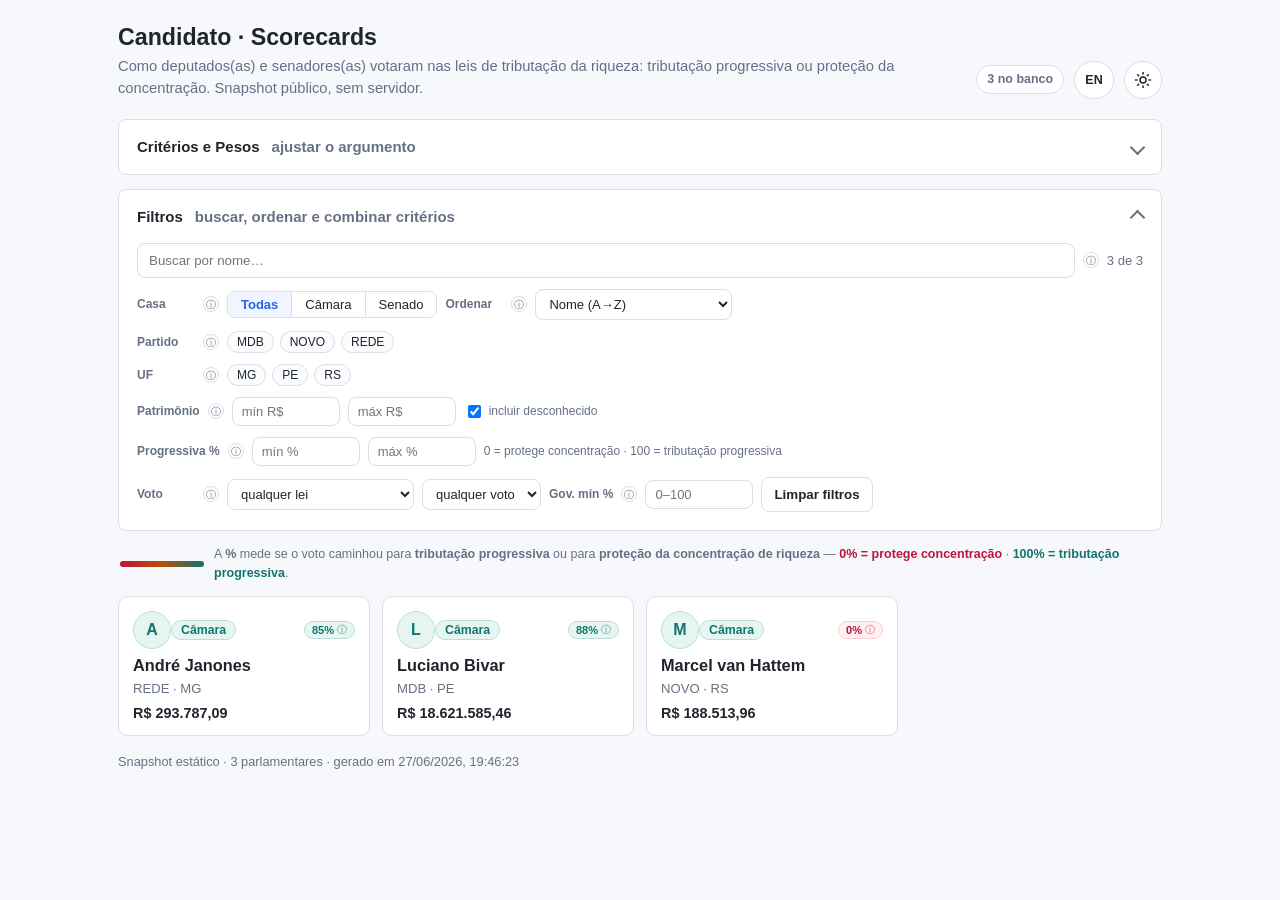
<file: docs/index.html>
<!DOCTYPE html>
<html lang="pt-br">
<head>
<meta charset="utf-8">
<meta name="viewport" content="width=device-width, initial-scale=1">
<title>Candidato — Scorecards</title>
<link rel="stylesheet" href="shared/theme.css?v=bfd9f9cdf7">
<script>
  // Set theme before first paint to avoid a flash of the wrong theme.
  (function(){
    try{
      var saved = localStorage.getItem('theme');
      var dark = saved ? saved === 'dark'
        : window.matchMedia('(prefers-color-scheme: dark)').matches;
      if(dark) document.documentElement.setAttribute('data-theme', 'dark');
    }catch(e){}
  })();
</script>
</head>
<body>
<div class="wrap">
  <header>
    <div>
      <h1 data-i18n="pageTitleStatic">Candidato · Scorecards</h1>
      <div class="sub" data-i18n="pageSubtitleStatic">Como deputados(as) e senadores(as) votaram nas leis de tributação da riqueza: tributação progressiva ou proteção da concentração. Snapshot público, sem servidor.</div>
    </div>
    <div class="header-actions">
      <div id="snapshot-badge" class="badge" data-i18n="snapshotBadge">snapshot</div>
      <button id="lang-toggle" class="lang-toggle" type="button" aria-label="Switch language" title="Switch language"></button>
      <button id="theme-toggle" class="theme-toggle" type="button" aria-label="Alternar tema claro/escuro" title="Alternar tema"></button>
    </div>
  </header>

  <!-- Busca: filter panel + opinion legend + results grid -->
  <section id="pane-busca">
    <div id="rubric-host"></div>
    <details id="filters-panel" class="panel collapse-panel" open>
      <summary><span data-i18n="filtersTitle">Filtros</span><span class="muted" data-i18n="filtersSubtitle">buscar, ordenar e combinar critérios</span></summary>
      <div id="filters-host"></div>
    </details>
    <div id="legend-host"></div>
    <div id="grid-host"></div>
  </section>

  <!-- Detalhe: one full scorecard, read straight from the snapshot (no fetch) -->
  <section id="pane-detalhe" hidden>
    <button id="back" class="linkback" type="button" data-i18n="detailBack">← Voltar à busca</button>
    <div id="card-host"></div>
  </section>

  <section id="state" class="panel" data-i18n="loadingScorecards">Carregando scorecards…</section>
  <footer id="sources"></footer>
</div>

<script src="shared/scorecard.js?v=bfd9f9cdf7"></script>
<script>
// Static GitHub Pages shell. Loads the baked snapshot once, then filters it entirely client-side
// (filterRoster) and renders the full scorecard from the same data on click — no backend.
// Filter logic + controls (filterControlsHtml, rosterEntry, rosterFacets, candidateGridHtml,
// cardBodyHtml) live in the shared scorecard module — this file is only state + wiring.

let scorecards = [];              // full baked scorecards from the snapshot
let entries = [];                 // lightweight, filterable roster entries
const cardByKey = new Map();      // key -> full scorecard (for the detail view)
const weightOverrides = {};       // law slug -> custom weight used only in this browser session
const draftWeightOverrides = {};  // edited weights, applied only when the user clicks the button
const filters = {
  query: '', house: 'all', parties: [], ufs: [],
  wealthMin: null, wealthMax: null, showUnknownWealth: true,
  govMin: null, voteLaw: '', voteValue: '', opinionMin: null, opinionMax: null, sort: 'name',
};

/* ---------------- views ---------------- */
function showBusca(){ el('pane-busca').hidden = false; el('pane-detalhe').hidden = true; }
function showDetalhe(card){
  el('card-host').innerHTML = cardBodyHtml(card, { weightOverrides });
  el('pane-busca').hidden = true; el('pane-detalhe').hidden = false;
  window.scrollTo(0, 0);
}

/* ---------------- grid ---------------- */
function renderGrid(){
  const list = filterRoster(entries, filters);
  el('f-count').textContent = `${list.length} de ${entries.length}`;
  el('grid-host').innerHTML = candidateGridHtml(list);
  for(const tile of el('grid-host').querySelectorAll('.ccard')){
    tile.addEventListener('click', () => {
      const card = cardByKey.get(tile.dataset.key);
      if(card) showDetalhe(card);
    });
  }
}

function rebuildEntries(){
  cardByKey.clear();
  entries = scorecards.map(c => {
    const e = rosterEntry(c, weightOverrides);
    cardByKey.set(e.key, c);
    return e;
  });
}

function renderRubric(){
  el('rubric-host').innerHTML = scoringRubricHtml(scorecards[0]?.topics || [], {
    interactive: true,
    weightOverrides: draftWeightOverrides,
    hasDraftChanges: weightsChanged(),
    collapseKey: 'criteria-weights',
  });
  wireDetailsState(el('rubric-host').querySelector('[data-collapse-key]'), 'criteria-weights', false);
}

function applyWeightChange(control, action){
  const slug = control.dataset.lawWeight;
  const fallback = Number(control.dataset.defaultWeight);
  const current = Object.prototype.hasOwnProperty.call(draftWeightOverrides, slug)
    ? Number(draftWeightOverrides[slug])
    : fallback;
  if(action.reset) delete draftWeightOverrides[slug];
  else if(action.flip) draftWeightOverrides[slug] = Number((-current).toFixed(2));
  else draftWeightOverrides[slug] = Number((current + action.delta).toFixed(2));
  renderRubric();
}

function wireRubricControls(){
  el('rubric-host').addEventListener('click', e => {
    const resetAll = e.target.closest('[data-weight-reset-all]');
    if(resetAll){
      for(const key of Object.keys(draftWeightOverrides)) delete draftWeightOverrides[key];
      renderRubric();
      return;
    }
    const apply = e.target.closest('[data-weight-apply]');
    if(apply){
      for(const key of Object.keys(weightOverrides)) delete weightOverrides[key];
      for(const [key, value] of Object.entries(draftWeightOverrides)) weightOverrides[key] = value;
      rebuildEntries();
      renderGrid();
      renderRubric();
      return;
    }
    const control = e.target.closest('[data-law-weight]');
    if(!control) return;
    const deltaButton = e.target.closest('[data-weight-delta]');
    if(deltaButton) return applyWeightChange(control, { delta: Number(deltaButton.dataset.weightDelta) });
    if(e.target.closest('[data-weight-flip]')) return applyWeightChange(control, { flip: true });
    if(e.target.closest('[data-weight-reset]')) return applyWeightChange(control, { reset: true });
  });
}

function weightsChanged(){
  const keys = new Set([...Object.keys(weightOverrides), ...Object.keys(draftWeightOverrides)]);
  for(const key of keys){
    if(Number(weightOverrides[key]) !== Number(draftWeightOverrides[key])) return true;
  }
  return false;
}

function storageGet(key){
  try{ return localStorage.getItem(key); }catch(e){ return null; }
}

function storageSet(key, value){
  try{ localStorage.setItem(key, value); }catch(e){}
}

function wireDetailsState(details, key, defaultOpen){
  if(!details) return;
  const stored = storageGet(`collapse:${key}`);
  details.open = stored === null ? defaultOpen : stored === 'open';
  details.addEventListener('toggle', () => {
    storageSet(`collapse:${key}`, details.open ? 'open' : 'closed');
  }, { once: false });
}

/* ---------------- filter wiring ---------------- */
const numOrNull = v => v.trim() === '' ? null : Number(v);
function toggleInSet(arr, val){
  const i = arr.indexOf(val);
  if(i === -1) arr.push(val); else arr.splice(i, 1);
}

function wireFilters(){
  el('f-query').addEventListener('input', e => { filters.query = normName(e.target.value); renderGrid(); });
  el('f-sort').addEventListener('change', e => { filters.sort = e.target.value; renderGrid(); });
  el('f-house').addEventListener('click', e => {
    const b = e.target.closest('button[data-house]'); if(!b) return;
    filters.house = b.dataset.house;
    for(const x of el('f-house').children) x.classList.toggle('on', x === b);
    renderGrid();
  });
  const wireChips = (hostId, key) => el(hostId).addEventListener('click', e => {
    const c = e.target.closest('.fchip'); if(!c) return;
    toggleInSet(filters[key], c.dataset[key === 'parties' ? 'party' : 'uf']);
    c.classList.toggle('on');
    renderGrid();
  });
  wireChips('f-parties', 'parties');
  wireChips('f-ufs', 'ufs');
  el('f-wmin').addEventListener('input', e => { filters.wealthMin = numOrNull(e.target.value); renderGrid(); });
  el('f-wmax').addEventListener('input', e => { filters.wealthMax = numOrNull(e.target.value); renderGrid(); });
  el('f-unknown').addEventListener('change', e => { filters.showUnknownWealth = e.target.checked; renderGrid(); });
  el('f-gov').addEventListener('input', e => { filters.govMin = numOrNull(e.target.value); renderGrid(); });
  el('f-law').addEventListener('change', e => { filters.voteLaw = e.target.value; renderGrid(); });
  el('f-vote').addEventListener('change', e => { filters.voteValue = e.target.value; renderGrid(); });
  el('f-opmin').addEventListener('input', e => { filters.opinionMin = numOrNull(e.target.value); renderGrid(); });
  el('f-opmax').addEventListener('input', e => { filters.opinionMax = numOrNull(e.target.value); renderGrid(); });
  el('f-clear').addEventListener('click', () => {
    Object.assign(filters, { query:'', house:'all', parties:[], ufs:[], wealthMin:null, wealthMax:null,
      showUnknownWealth:true, govMin:null, voteLaw:'', voteValue:'', opinionMin:null, opinionMax:null, sort:'name' });
    // reset controls
    el('f-query').value=''; el('f-sort').value='name'; el('f-wmin').value=''; el('f-wmax').value='';
    el('f-gov').value=''; el('f-law').value=''; el('f-vote').value=''; el('f-unknown').checked=true;
    el('f-opmin').value=''; el('f-opmax').value='';
    for(const x of el('f-house').children) x.classList.toggle('on', x.dataset.house==='all');
    for(const c of document.querySelectorAll('.fchip.on')) c.classList.remove('on');
    renderGrid();
  });
}

/* ---------------- load ---------------- */
async function run(){
  try{
    // Cache-bust the snapshot too: GitHub Pages caches it, so a returning visitor can otherwise
    // get a stale roster (e.g. an old 3-candidate snapshot). Bump ?v= whenever the data is re-baked.
    const res = await fetch('./data/scorecards.json?v=bfd9f9cdf7');
    if(!res.ok) throw new Error(`HTTP ${res.status}`);
    const payload = await res.json();
    scorecards = payload.scorecards || [];
    if(!scorecards.length){
      el('state').innerHTML = `<span class="muted">${tr('loadingEmpty')}</span>`;
      return;
    }
    rebuildEntries();
    el('filters-host').innerHTML = filterControlsHtml(rosterFacets(entries));
    el('legend-host').innerHTML = opinionLegendHtml();
    renderRubric();
    wireRubricControls();
    wireFilters();
    renderGrid();
    el('back').addEventListener('click', showBusca);
    el('state').style.display = 'none';
    const when = payload.generated_at ? new Date(payload.generated_at).toLocaleString('pt-BR') : '—';
    el('snapshot-badge').textContent = `${scorecards.length} no banco`;
    el('sources').textContent = tr('snapshotFooter', scorecards.length, when);
  }catch(err){
    el('state').innerHTML = `<span class="error">${tr('loadError', err)}</span>`;
  }
}

initThemeToggle();
initLanguageToggle();
wireDetailsState(el('filters-panel'), 'filters', true);
run();
</script>
</body>
</html>
</file>
<file: docs/shared/theme.css>
/* Shared theme for the Candidato scorecard pages (live app + GitHub Pages snapshot).
   SOURCE OF TRUTH: candidatos/shared/. docs/shared/ is a generated copy — do not edit it. */
:root{
  color-scheme:light;
  --bg:#f7f8fb;--surface:#ffffff;--ink:#20242c;--muted:#667085;--line:#d9dee7;
  --teal:#0f766e;--rose:#be123c;--amber:#b45309;--blue:#2563eb;--violet:#7c3aed;
  /* derived surfaces (tokenized so dark mode can override) */
  --input-bg:#ffffff;--soft:#fbfcfe;--accent-soft:#f0f5ff;--track:#edf0f5;
  --avatar-bg:#e7f5f1;--avatar-line:#b9dfd7;
  --sim-bg:#e7f5f1;--sim-line:#b9dfd7;
  --nao-bg:#fff1f2;--nao-line:#fecdd3;
  --aus-bg:#eef1f5;--aus-ink:#5b6472;--aus-line:#d8dee8;
  --mix-bg:#fff7ed;--mix-line:#fed7aa;
  --keyword-ink:#384152;--note-ink:#344054;--code-bg:#edf0f5;
  --shadow:rgba(20,30,50,.12);
}
:root[data-theme="dark"]{
  color-scheme:dark;
  --bg:#0e1116;--surface:#171b22;--ink:#e6e8ec;--muted:#9aa4b2;--line:#2a313c;
  --teal:#2dd4bf;--rose:#fb7185;--amber:#fbbf24;--blue:#60a5fa;--violet:#a78bfa;
  --input-bg:#1e242d;--soft:#1b212a;--accent-soft:#1d2838;--track:#262d38;
  --avatar-bg:#123a35;--avatar-line:#1f5a52;
  --sim-bg:#123a35;--sim-line:#1f5a52;
  --nao-bg:#3a1620;--nao-line:#7f2937;
  --aus-bg:#232a35;--aus-ink:#aab4c2;--aus-line:#39424f;
  --mix-bg:#3a2a14;--mix-line:#7a5320;
  --keyword-ink:#c2cad6;--note-ink:#c8d2e0;--code-bg:#262d38;
  --shadow:rgba(0,0,0,.45);
}
*{box-sizing:border-box}
body{margin:0;background:var(--bg);color:var(--ink);
  font:15px/1.5 -apple-system,BlinkMacSystemFont,"Segoe UI",Helvetica,Arial,sans-serif;}
.wrap{max-width:1080px;margin:0 auto;padding:24px 18px 72px;}
header{display:flex;align-items:flex-end;justify-content:space-between;gap:16px;margin-bottom:20px}
h1{font-size:1.45rem;line-height:1.15;margin:0}
h2{font-size:.82rem;letter-spacing:.02em;text-transform:uppercase;color:var(--muted);margin:0 0 12px}
h3{font-size:1.05rem;margin:0 0 2px}
.sub{color:var(--muted);font-size:.92rem;margin-top:4px}
.badge{display:inline-flex;align-items:center;border:1px solid var(--line);border-radius:999px;
  padding:4px 10px;background:var(--surface);color:var(--muted);font-size:.78rem;font-weight:650;white-space:nowrap}
.panel{background:var(--surface);border:1px solid var(--line);border-radius:8px;padding:18px;margin:14px 0}
.collapse-panel>summary{display:flex;align-items:center;justify-content:space-between;gap:12px;
  cursor:pointer;list-style:none;font-weight:760;color:var(--ink);margin:-2px 0}
.collapse-panel>summary::-webkit-details-marker{display:none}
.collapse-panel>summary::after{content:"";width:9px;height:9px;border-right:2px solid var(--muted);
  border-bottom:2px solid var(--muted);transform:rotate(45deg);transition:transform .15s ease;margin-left:auto}
.collapse-panel[open]>summary{margin-bottom:14px}
.collapse-panel[open]>summary::after{transform:rotate(225deg)}
.collapse-panel>summary:hover span:first-child{color:var(--blue)}
.search-form{display:flex;gap:10px;align-items:center;flex-wrap:wrap}
.search-input{min-width:260px;flex:1;border:1px solid var(--line);border-radius:8px;padding:9px 11px;color:var(--ink);background:var(--input-bg)}
.primary{border:0;border-radius:8px;background:var(--blue);color:#fff;padding:9px 15px;font-weight:700;cursor:pointer}
.primary:disabled{opacity:.55;cursor:default}
.secondary{border:1px solid var(--line);border-radius:8px;background:var(--surface);color:var(--ink);
  padding:9px 12px;font-weight:650;cursor:pointer;white-space:nowrap}
.secondary:disabled{opacity:.55;cursor:default}
.results{display:flex;gap:8px;flex-wrap:wrap;margin-top:12px}
.candidate{border:1px solid var(--line);border-radius:8px;background:var(--soft);color:var(--ink);padding:8px 10px;cursor:pointer;text-align:left}
.candidate b{display:block}
.candidate span{color:var(--muted);font-size:.8rem}
.search-field{position:relative;flex:1;min-width:260px;display:flex}
.search-field .search-input{width:100%;min-width:0}
.suggest{position:absolute;top:calc(100% + 4px);left:0;right:0;z-index:30;background:var(--surface);
  border:1px solid var(--line);border-radius:8px;box-shadow:0 8px 28px var(--shadow);overflow:hidden}
.suggest[hidden]{display:none}
.suggest-item{display:flex;justify-content:space-between;gap:10px;align-items:center;width:100%;
  border:0;border-bottom:1px solid var(--line);background:var(--surface);color:var(--ink);text-align:left;padding:9px 11px;cursor:pointer}
.suggest-item:last-child{border-bottom:0}
.suggest-item:hover,.suggest-item.active{background:var(--accent-soft)}
.suggest-item b{font-weight:650}
.suggest-item span{color:var(--teal);font-size:.74rem;font-weight:650;white-space:nowrap}
.nav{position:sticky;top:0;z-index:5;background:var(--bg);padding:10px 0;border-bottom:1px solid var(--line);
  display:flex;gap:8px;flex-wrap:wrap;align-items:center;margin-bottom:8px}
.nav .navlabel{color:var(--muted);font-size:.78rem;text-transform:uppercase;letter-spacing:.02em;margin-right:4px}
.nav a{text-decoration:none;border:1px solid var(--line);border-radius:999px;padding:5px 12px;background:var(--surface);
  color:var(--ink);font-size:.85rem;font-weight:650}
.nav a:hover{border-color:var(--blue);color:var(--blue)}
.nav a.active{border-color:var(--blue);color:var(--blue);background:var(--accent-soft)}
.card-block{scroll-margin-top:64px;padding-top:6px;display:none}
.card-block.active{display:block}
.identity{display:flex;gap:16px;align-items:center}
.avatar{width:58px;height:58px;border-radius:50%;display:grid;place-items:center;flex:0 0 auto;
  background:var(--avatar-bg);color:var(--teal);font-weight:800;font-size:1.35rem;border:1px solid var(--avatar-line)}
.name{font-size:1.28rem;font-weight:760}
.muted{color:var(--muted)}
.metrics{display:grid;grid-template-columns:repeat(4,minmax(0,1fr));gap:12px;margin:14px 0}
.metric{background:var(--surface);border:1px solid var(--line);border-radius:8px;padding:14px;min-height:92px}
.metric .n{font-size:1.65rem;font-weight:780;line-height:1.05}
.metric .l{color:var(--muted);font-size:.78rem;text-transform:uppercase;margin-top:6px}
.wealth-grid{display:grid;grid-template-columns:minmax(220px,300px) 1fr;gap:18px;align-items:start}
.big{font-size:2rem;font-weight:800}
.row{display:grid;grid-template-columns:1fr auto;gap:14px;padding:9px 0;border-bottom:1px solid var(--line)}
.row:last-child{border-bottom:0}
.bar{height:8px;background:var(--track);border-radius:999px;overflow:hidden;margin-top:5px}
.bar i{display:block;height:100%;border-radius:999px}
table{width:100%;border-collapse:collapse}
th,td{text-align:left;padding:10px 8px;border-bottom:1px solid var(--line);vertical-align:top}
th{color:var(--muted);font-size:.75rem;text-transform:uppercase}
/* ---- Rubric panel: "Critérios e Pesos" (roles + direction explained once, slim rows) ---- */
.rubric2{display:flex;flex-direction:column;gap:0}
.rub-intro{color:var(--note-ink);font-size:.9rem;line-height:1.55;margin:2px 0 0;max-width:74ch}
.rub-legend{display:flex;flex-wrap:wrap;gap:6px 16px;align-items:center;margin:11px 0 4px;
  padding:9px 12px;border:1px solid var(--line);border-radius:8px;background:var(--soft);font-size:12px;color:var(--muted)}
.rub-legend .lg{display:inline-flex;align-items:center;gap:6px}
.rub-legend .dot{width:9px;height:9px;border-radius:3px;flex:0 0 auto}
.rub-legend .sep{width:1px;height:13px;background:var(--line)}
.rub-legend .rule{color:var(--note-ink)}
.dot.central{background:var(--teal)}
.dot.apoio{background:var(--amber)}

/* one law = one compact row: explanation (flex) + weight module (fixed) */
.rlaw{display:grid;grid-template-columns:1fr 192px;gap:20px;align-items:center;
  padding:11px 0;border-top:1px solid var(--line)}
.rlaw:first-of-type{border-top:0}
.rlaw-head{display:flex;align-items:baseline;gap:9px;flex-wrap:wrap}
.rdot{width:9px;height:9px;border-radius:3px;flex:0 0 auto;align-self:center;transform:translateY(1px)}
.rdot.central{background:var(--teal)}
.rdot.apoio{background:var(--amber)}
.rlaw-name{font-weight:760;font-size:.96rem;letter-spacing:-.01em}
.rlaw-sub{color:var(--muted);font-size:.83rem}
.rlaw-dir{margin-left:auto;font-size:.74rem;font-weight:650;color:var(--muted);
  display:inline-flex;align-items:center;gap:5px;white-space:nowrap}
.rlaw-dir .arrow{color:var(--teal);font-weight:800}
.rlaw-body{color:var(--note-ink);font-size:.87rem;line-height:1.45;margin:3px 0 0}
.rlaw-body a,.rub-note a{color:var(--blue);font-weight:650;text-decoration:none;margin-left:2px}
.rlaw-body a:hover,.rub-note a:hover{text-decoration:underline}
.rlaw-src::before{content:"·";margin:0 6px;color:var(--muted)}

/* weight module: stepper (with icon actions) + role-colored bar & qualifier */
.wmod{align-self:center;display:flex;flex-direction:column;gap:6px}
.wmod-static{align-items:flex-end}
.wmod-staticval{font-size:1.15rem;font-weight:800;font-variant-numeric:tabular-nums;line-height:1}
.wrow{display:flex;align-items:stretch;gap:6px}
.stepper{flex:1;display:flex;align-items:stretch;border:1px solid var(--line);border-radius:8px;
  overflow:hidden;background:var(--surface)}
.stepper button{flex:1;border:0;background:var(--surface);color:var(--ink);cursor:pointer;
  font-size:1rem;font-weight:700;line-height:1;padding:6px 0;transition:background .12s,color .12s}
.stepper button:hover{background:var(--accent-soft);color:var(--blue)}
.stepper button:active{background:var(--track)}
.stepper .mid{flex:1.5;display:grid;place-items:center;border-left:1px solid var(--line);border-right:1px solid var(--line);
  font-variant-numeric:tabular-nums;font-weight:800;font-size:.98rem;cursor:default}
.wicon{flex:0 0 auto;width:30px;border:1px solid var(--line);border-radius:8px;background:var(--surface);
  color:var(--muted);cursor:pointer;display:grid;place-items:center;transition:color .12s,border-color .12s}
.wicon:hover{color:var(--blue);border-color:var(--blue)}
.wicon svg{width:14px;height:14px}
.wmod-scale{display:flex;align-items:center;gap:8px;padding:0 1px;width:100%}
.wmod-static .wmod-scale{max-width:120px}
.wmod-bar{flex:1;height:5px;background:var(--track);border-radius:999px;overflow:hidden}
.wmod-bar i{display:block;height:100%;border-radius:999px;transition:width .25s ease}
.wmod-bar i.central{background:var(--teal)}
.wmod-bar i.apoio{background:var(--amber)}
.wmod-bar i.nao{background:var(--rose)}
.wmod-q{font-size:.67rem;color:var(--muted);font-weight:600;white-space:nowrap}
.wmod-q.adj{color:var(--amber)}

/* documented exclusion of context-only laws */
.rub-note{margin:12px 0 0;padding:11px 13px;border-left:3px solid var(--muted);border-radius:6px;
  background:var(--soft);font-size:.82rem;color:var(--note-ink);line-height:1.55}
.rub-note b{font-weight:700}

/* action bar */
.rub-foot{display:flex;align-items:center;gap:12px;flex-wrap:wrap;margin-top:14px;padding-top:13px;border-top:1px solid var(--line)}
.rub-foot .status{font-size:.82rem;color:var(--muted);margin-right:auto}
.rub-foot .status.dirty{color:var(--amber);font-weight:600}
.rub-foot .status .pulse{display:inline-block;width:7px;height:7px;border-radius:50%;background:var(--amber);margin-right:7px;vertical-align:middle}
.chip{display:inline-flex;align-items:center;border-radius:999px;padding:2px 9px;font-size:.77rem;font-weight:700;
  border:1px solid transparent;white-space:nowrap}
.c-sim{background:var(--sim-bg);color:var(--teal);border-color:var(--sim-line)}
.c-nao{background:var(--nao-bg);color:var(--rose);border-color:var(--nao-line)}
.c-aus{background:var(--aus-bg);color:var(--aus-ink);border-color:var(--aus-line)}
.c-mix{background:var(--mix-bg);color:var(--amber);border-color:var(--mix-line)}
.c-na{background:var(--soft);color:var(--muted);border-color:var(--line);border-style:dashed}
.keywords{display:flex;gap:6px;flex-wrap:wrap;margin-top:7px}
.keyword{border:1px solid var(--line);border-radius:999px;padding:2px 8px;font-size:.76rem;color:var(--keyword-ink);background:var(--soft)}
.note{border-left:3px solid var(--blue);background:var(--accent-soft);padding:10px 12px;border-radius:6px;color:var(--note-ink)}
.warn{border-left-color:var(--amber);background:var(--mix-bg)}
code{background:var(--code-bg);padding:1px 5px;border-radius:5px}
.error{color:var(--rose)}
footer{color:var(--muted);font-size:.8rem;margin-top:16px}
/* Tabs (live app): underline-style pills built from the same tokens. */
.tabs{display:flex;gap:18px;border-bottom:1px solid var(--line);margin:0 0 18px}
.tabbtn{border:0;background:none;color:var(--muted);cursor:pointer;
  padding:10px 2px;margin-bottom:-1px;font-size:.96rem;font-weight:650;
  border-bottom:2px solid transparent;transition:color .15s,border-color .15s}
.tabbtn:hover{color:var(--ink)}
.tabbtn.active{color:var(--blue);border-bottom-color:var(--blue)}
.tabbtn[hidden]{display:none}
.tabbtn .count{color:var(--muted);font-weight:600;font-size:.82em}
.tabpane[hidden]{display:none}
.tabpane{animation:fade .22s ease}
@keyframes fade{from{opacity:0}to{opacity:1}}

/* Cached-candidate grid (Busca tab). */
.cgrid{display:grid;grid-template-columns:repeat(auto-fill,minmax(216px,1fr));gap:12px;margin-top:14px}
.ccard{display:flex;flex-direction:column;gap:5px;align-items:flex-start;text-align:left;
  border:1px solid var(--line);border-radius:10px;background:var(--surface);color:var(--ink);
  padding:14px;cursor:pointer;animation:rise .3s ease backwards;
  transition:border-color .15s,box-shadow .15s,transform .15s}
.ccard:hover{border-color:var(--blue);box-shadow:0 8px 22px var(--shadow);transform:translateY(-2px)}
.ccard:focus-visible{outline:2px solid var(--blue);outline-offset:2px}
.ccard-top{display:flex;width:100%;justify-content:space-between;align-items:center;margin-bottom:2px}
.avatar-sm{width:38px;height:38px;font-size:1rem}
.ccard-name{font-weight:760;font-size:1.02rem;line-height:1.18}
.ccard-meta{font-size:.82rem}
.ccard-wealth{margin-top:auto;padding-top:4px;font-weight:700;font-size:.9rem}
.ccard-wealth.unknown{color:var(--muted);font-weight:600}
@keyframes rise{from{opacity:0;transform:translateY(8px)}to{opacity:1;transform:none}}

.toolbar{display:flex;gap:8px;align-items:center;margin-bottom:14px}
.toolbar .secondary{font-size:.86rem;padding:7px 11px}
.linkback{border:0;background:none;color:var(--blue);font-weight:650;cursor:pointer;padding:0;margin:0 0 12px;font-size:.9rem}
.linkback:hover{text-decoration:underline}

.header-actions{display:flex;align-items:center;gap:10px}
.theme-toggle{display:grid;place-items:center;width:38px;height:38px;flex:0 0 auto;
  border:1px solid var(--line);border-radius:999px;background:var(--surface);color:var(--ink);
  cursor:pointer;padding:0;transition:background .15s,border-color .15s,color .15s}
.theme-toggle:hover{background:var(--accent-soft);border-color:var(--muted)}
.theme-toggle svg{width:18px;height:18px;display:block}
.theme-toggle .icon-moon{display:none}
:root[data-theme="dark"] .theme-toggle .icon-sun{display:none}
:root[data-theme="dark"] .theme-toggle .icon-moon{display:block}
.lang-toggle{display:grid;place-items:center;min-width:38px;height:38px;flex:0 0 auto;
  border:1px solid var(--line);border-radius:999px;background:var(--surface);color:var(--ink);
  cursor:pointer;padding:0 10px;font-weight:800;font-size:.78rem;letter-spacing:.02em;
  transition:background .15s,border-color .15s,color .15s}
.lang-toggle:hover{background:var(--accent-soft);border-color:var(--muted)}
/* ---- Filter panel (GitHub Pages roster) ---- */
.filters{display:flex;flex-direction:column;gap:11px}
.frow{display:flex;flex-wrap:wrap;gap:8px;align-items:center}
.flabel{font-size:12px;color:var(--muted);font-weight:600;min-width:58px}
.fchips{display:flex;flex-wrap:wrap;gap:6px;flex:1}
.fchip{font-size:12px;padding:3px 9px;border-radius:999px;border:1px solid var(--line);
  background:var(--soft);color:var(--ink);cursor:pointer;user-select:none;transition:all .12s}
.fchip:hover{border-color:var(--blue)}
.fchip.on{background:var(--accent-soft);border-color:var(--blue);color:var(--blue);font-weight:600}
.fseg{display:inline-flex;border:1px solid var(--line);border-radius:8px;overflow:hidden}
.fseg button{padding:5px 13px;border:0;border-left:1px solid var(--line);background:var(--surface);
  color:var(--ink);cursor:pointer;font-size:13px}
.fseg button:first-child{border-left:0}
.fseg button.on{background:var(--accent-soft);color:var(--blue);font-weight:600}
.fnum{width:108px;padding:6px 9px;border:1px solid var(--line);border-radius:8px;
  background:var(--input-bg);color:var(--ink);font-size:13px}
.fsel{padding:6px 9px;border:1px solid var(--line);border-radius:8px;background:var(--input-bg);
  color:var(--ink);font-size:13px;max-width:240px}
.fcheck{font-size:12px;color:var(--muted);display:inline-flex;align-items:center;gap:5px;cursor:pointer}
.fcount{margin-left:auto;font-size:13px;color:var(--muted);font-variant-numeric:tabular-nums}
/* per-filter info ⓘ with hover/focus tooltip */
.finfo{flex:0 0 auto;display:inline-grid;place-items:center;width:16px;height:16px;border-radius:999px;
  border:1px solid var(--line);color:var(--muted);font-size:10px;cursor:help;position:relative}
.finfo:hover,.finfo:focus{color:var(--blue);border-color:var(--blue);outline:none}
.finfo[data-tip]:hover::after,.finfo[data-tip]:focus::after{
  content:attr(data-tip);position:absolute;left:0;top:150%;z-index:40;width:max-content;max-width:260px;
  white-space:normal;background:var(--surface);color:var(--ink);border:1px solid var(--line);
  border-radius:8px;padding:8px 10px;font-size:12px;font-weight:400;line-height:1.45;
  box-shadow:0 6px 20px var(--shadow)}
/* ---- Opinion score (protege concentração ◄──► tributação progressiva) ---- */
.opinion-tag{margin-left:auto;font-size:11px;font-weight:700;padding:1px 7px;border-radius:999px;
  border:1px solid var(--line);font-variant-numeric:tabular-nums;display:inline-flex;align-items:center;gap:3px}
.opinion-tag .op-i{font-size:10px;opacity:.7;font-weight:400}
/* legend above the roster grid */
.opinion-legend{display:flex;align-items:center;gap:10px;margin:14px 2px 2px;font-size:12.5px;
  color:var(--muted);line-height:1.5}
.oleg-bar{flex:0 0 84px;height:6px;border-radius:999px;
  background:linear-gradient(90deg,var(--rose),var(--amber),var(--teal))}
.oleg-text b{font-weight:700}
.op-nao-ink{color:var(--rose)}
.op-sim-ink{color:var(--teal)}
.opinion-pct{font-size:22px;font-weight:800;padding:2px 11px;border-radius:10px;
  font-variant-numeric:tabular-nums}
.opinion-panel{display:flex;flex-direction:column;gap:9px}
.opinion-head{display:flex;align-items:center;gap:11px}
.opinion-label{font-weight:700}
.opmeter{height:8px;border-radius:999px;background:var(--track);overflow:hidden}
.opmeter>i{display:block;height:100%}
.opmeter-ends{display:flex;justify-content:space-between;font-size:11px;color:var(--muted)}
/* tones — light fill for the % badge/tag, solid fill for the meter bar */
.opinion-tag.op-sim,.opinion-pct.op-sim{background:var(--sim-bg);border-color:var(--sim-line);color:var(--teal)}
.opinion-tag.op-nao,.opinion-pct.op-nao{background:var(--nao-bg);border-color:var(--nao-line);color:var(--rose)}
.opinion-tag.op-mix,.opinion-pct.op-mix{background:var(--mix-bg);border-color:var(--mix-line);color:var(--amber)}
.opmeter>i.op-sim{background:var(--teal)}
.opmeter>i.op-nao{background:var(--rose)}
.opmeter>i.op-mix{background:var(--amber)}
details.opinfo{margin-left:auto}
details.opinfo>summary{cursor:pointer;list-style:none;color:var(--muted);font-size:15px;
  width:22px;height:22px;display:grid;place-items:center;border:1px solid var(--line);border-radius:999px}
details.opinfo>summary::-webkit-details-marker{display:none}
.opinfo-body{font-size:12px;color:var(--note-ink);background:var(--soft);border:1px solid var(--line);
  border-radius:8px;padding:10px 12px;margin-top:9px;line-height:1.55}
@media (max-width:760px){
  header{align-items:flex-start;flex-direction:column}
  .search-form{align-items:stretch;flex-direction:column}
  .search-field,.search-input,.primary{width:100%}
  .metrics{grid-template-columns:repeat(2,minmax(0,1fr))}
  .wealth-grid{grid-template-columns:1fr}
  th:nth-child(2),td:nth-child(2){display:none}
  .cgrid{grid-template-columns:repeat(auto-fill,minmax(150px,1fr))}
  .flabel{min-width:0}
  .rlaw{grid-template-columns:1fr;gap:10px;align-items:start}
  .wmod-static{align-items:flex-start}
}
</file>
